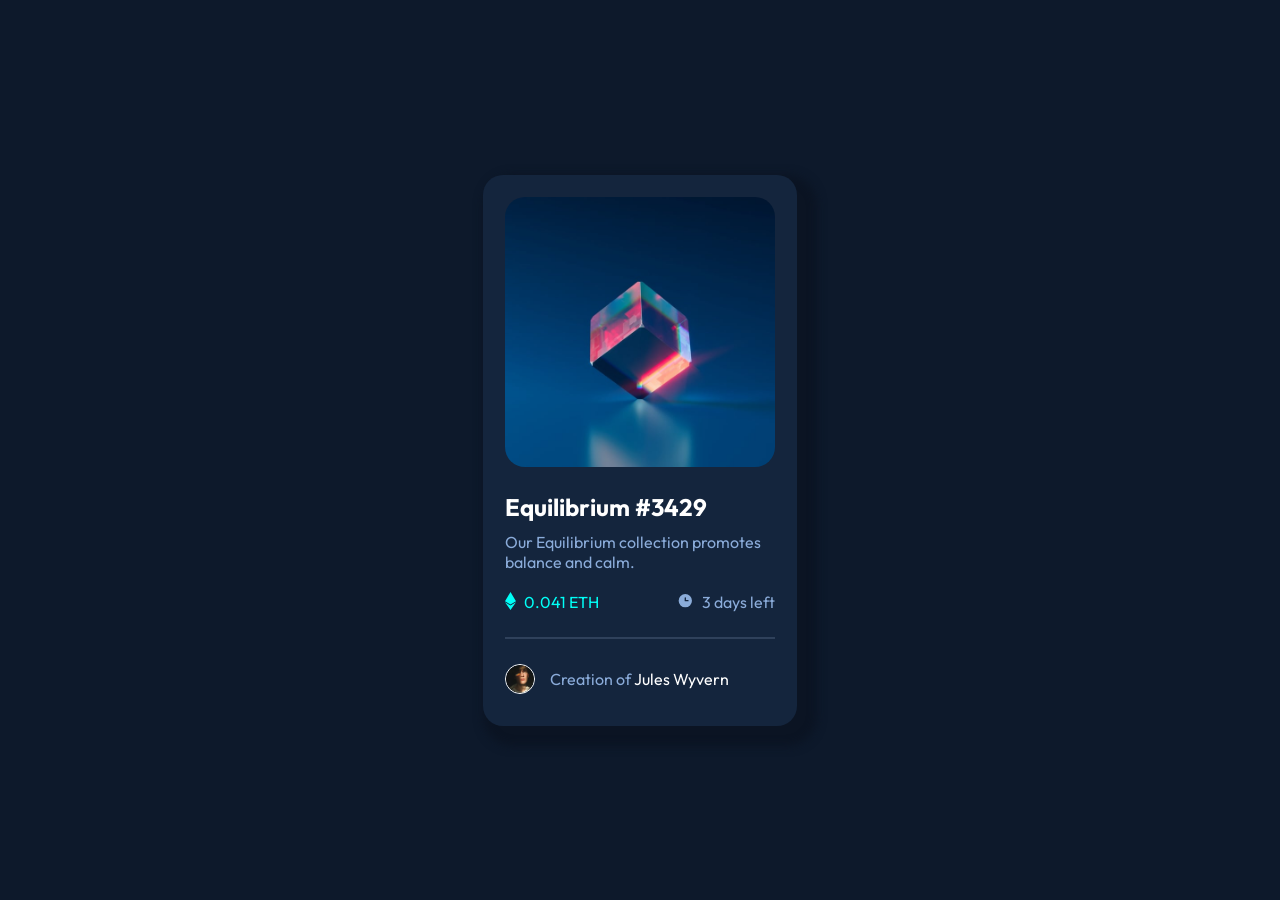
<file: index.html>
<!DOCTYPE html>
<html lang="en">

<head>
  <meta charset="UTF-8">
  <meta name="viewport" content="width=device-width, initial-scale=1.0">
  <!-- displays site properly based on user's device -->

  <link rel="icon" type="image/png" sizes="32x32" href="./images/favicon-32x32.png">
  <link href="css/estiloREV.css" type="text/css" rel="stylesheet">
  <link href="https://fonts.googleapis.com/css2?family=Outfit:wght@300;400;600&family=Pacifico&display=swap"
    rel="stylesheet">
  <title>Frontend Mentor | NFT preview card component</title>

 
</head>

<body>

  <div class="container">
    <div class="activeimg">
      <img src="images/image-equilibrium.jpg" alt="">
      <div id="view">
        <svg width="48" height="48" xmlns="http://www.w3.org/2000/svg">
          <g fill="none" fill-rule="evenodd">
            <path d="M0 0h48v48H0z" />
            <path
              d="M24 9C14 9 5.46 15.22 2 24c3.46 8.78 12 15 22 15 10.01 0 18.54-6.22 22-15-3.46-8.78-11.99-15-22-15Zm0 25c-5.52 0-10-4.48-10-10s4.48-10 10-10 10 4.48 10 10-4.48 10-10 10Zm0-16c-3.31 0-6 2.69-6 6s2.69 6 6 6 6-2.69 6-6-2.69-6-6-6Z"
              fill="#FFF" fill-rule="nonzero" />
          </g>
        </svg>
      </div>
    </div>
    <div clas="texto">
      <h2><a href="#"> Equilibrium #3429</a></h2>
      <p id="p0">Our Equilibrium collection promotes balance and calm.</p>
      <div class="contenedoriconos">
        <div class="iconos">
          <svg width="11" height="18" xmlns="http://www.w3.org/2000/svg">
            <path d="M11 10.216 5.5 18 0 10.216l5.5 3.263 5.5-3.262ZM5.5 0l5.496 9.169L5.5 12.43 0 9.17 5.5 0Z"
              fill="#00FFF8" />
          </svg>
          <p id="p1"> 0.041 ETH</p>
        </div>
        <div class="iconos">
          <svg width="17" height="17" xmlns="http://www.w3.org/2000/svg">
            <path
              d="M8.305 2.007a6.667 6.667 0 1 0 0 13.334 6.667 6.667 0 0 0 0-13.334Zm2.667 7.334H8.305a.667.667 0 0 1-.667-.667V6.007a.667.667 0 0 1 1.334 0v2h2a.667.667 0 0 1 0 1.334Z"
              fill="#8BACD9" />
          </svg>
          <p id="p2">3 days left</p>
        </div>
      </div>
      <hr>
      <div id="footer">
        <img id="avatar" src="images/image-avatar.png">
        <p id="p3">Creation of <a id="profileLink" href="#">Jules Wyvern</a></p>
      </div>
    </div>

  </div>

  
</body>

</html>
</file>
<file: css/estiloREV.css>
*{
    margin:0;
    padding:0;
    text-decoration: none; 
    box-sizing: border-box;
    font-family: 'Outfit', sans-serif;
}
body{
    display:flex;
    padding: 20px;
    flex-direction: column;
    align-items: center;
    justify-content: center;
    background: hsl(217, 54%, 11%);
    height: 100vh;
    width:100vw;
}
.container{
    padding: 22px;
    background: hsl(216, 50%, 16%);
    border-radius:20px;
    width: 314px;
    box-shadow: 10px 10px 10px 10px hsl(217, 51%, 9%);
}
.activeimg{
    position: relative;
    margin-bottom: 25px;
    height: 270px;
    width: 270px;
    border-radius:20px;
    
}

.activeimg img{
    position: absolute;
    height: 100%;
    width: 100%;
    border-radius:20px;
}
#view {
    position: absolute;
    height: 100%;
    width: 100%;
    display: flex;
    align-items: center;
    justify-content: center;
    opacity: 0;
    cursor: pointer;
    border-radius: 20px;
}

#view:hover {
    opacity: 0.6;
    background-color: hsl(178, 100%, 50%);
}

.container h2 a{
  
    color:white;
    padding: 10px 0;
}

.container h2 a:hover{
    color: hsl(178, 100%, 50%);
}
#p0{
    color:hsl(215, 51%, 70%);
    padding: 10px 0;
}

.contenedoriconos {
    display: flex;
    justify-content: space-between;
}

.iconos{
    display: flex;
    flex-direction: row;
    padding: 10px 0;
}

#p1{
    margin-left: 8px;
    color: hsl(178, 100%, 50%);
}

#p2{
    margin-left: 8px;
    color:hsl(215, 51%, 70%);
}

hr{
     border-color: hsl(215, 32%, 27%);
     margin:15px 0;
     border-style:solid;
}




#footer{
    display:flex;
    flex-direction: row;
    padding: 10px 0;
    color: hsl(215, 51%, 70%);;
}



#avatar{
    border-radius: 100%;
    border:1px solid white;
    width:30px;
    margin-right: 15px;   
}
#p3{
    line-height: 30px;
    color:hsl(215, 51%, 70%);;
}
#p3 a{
    line-height: 30px;
    color:white;
}

#p3 a:hover{
    color: hsl(178, 100%, 50%);
}
.attribution{
    text-align: center;
    margin: 20px 0;
}
</file>
